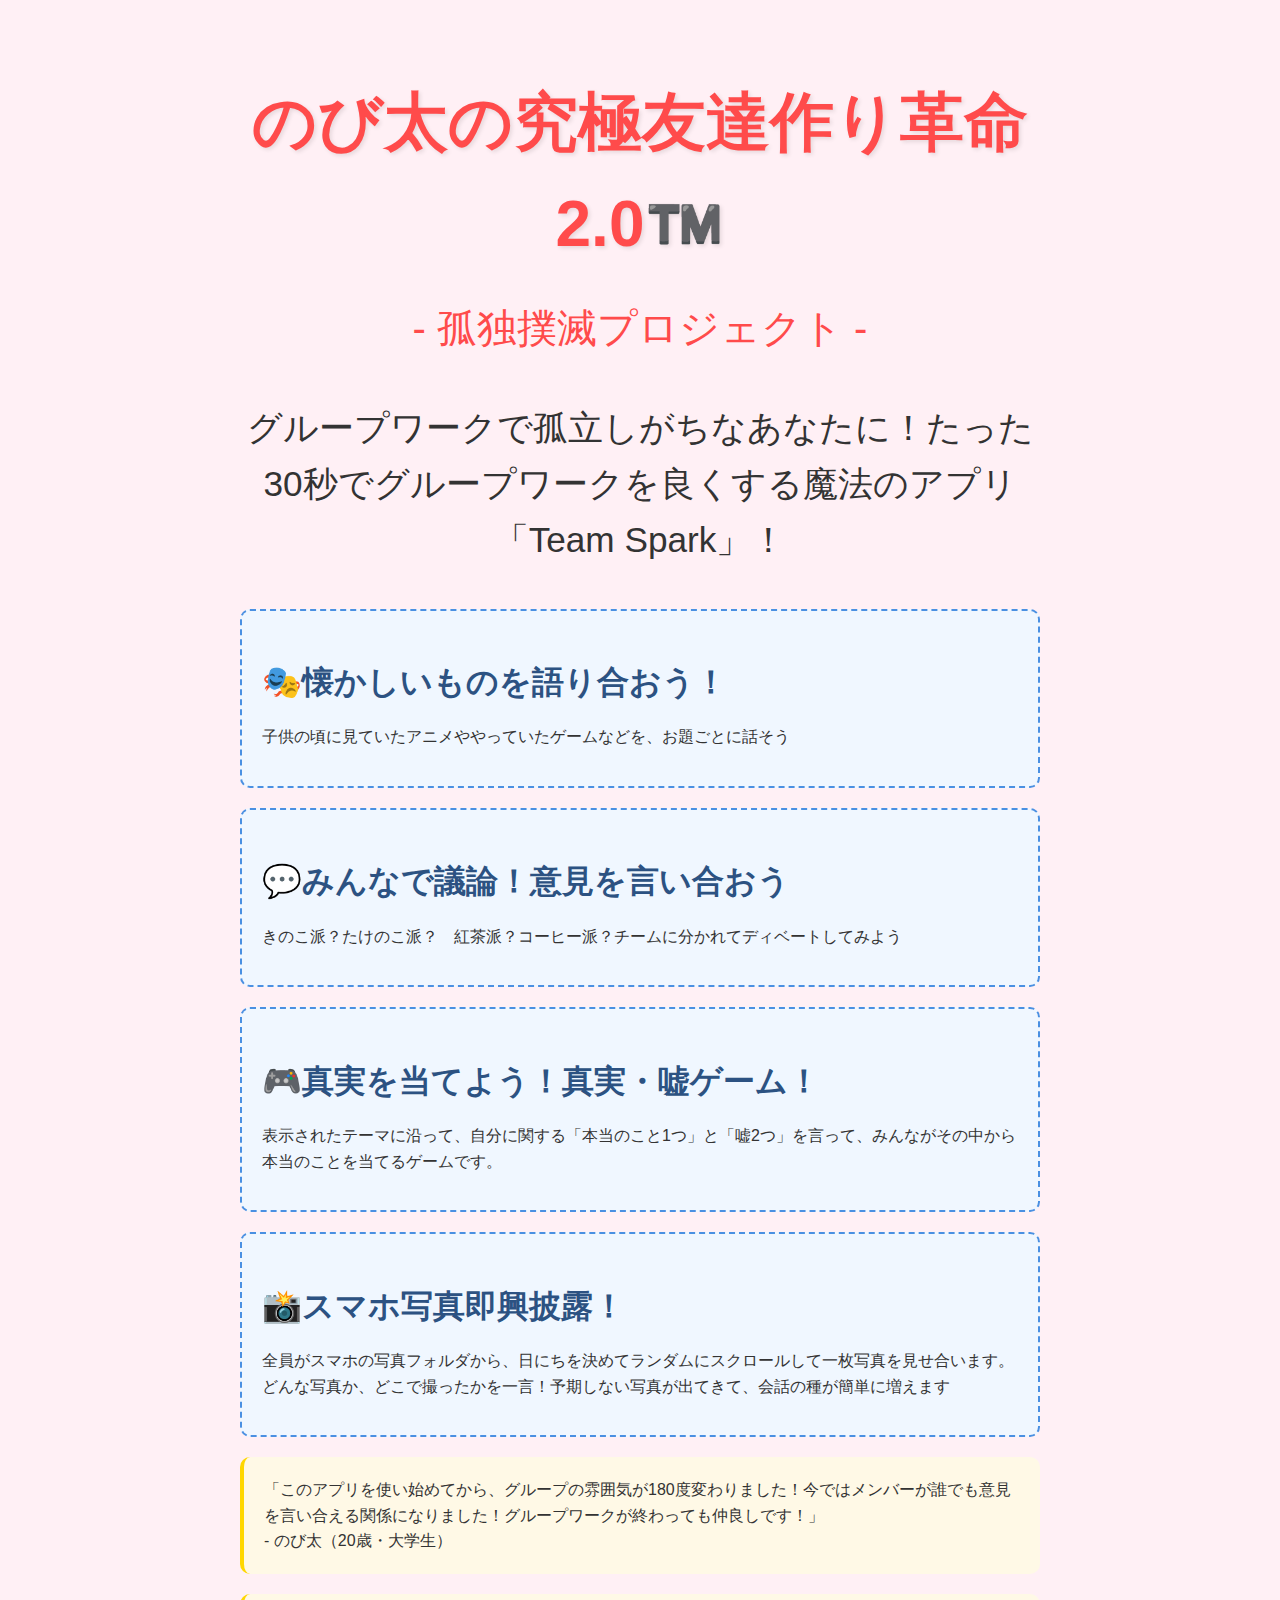
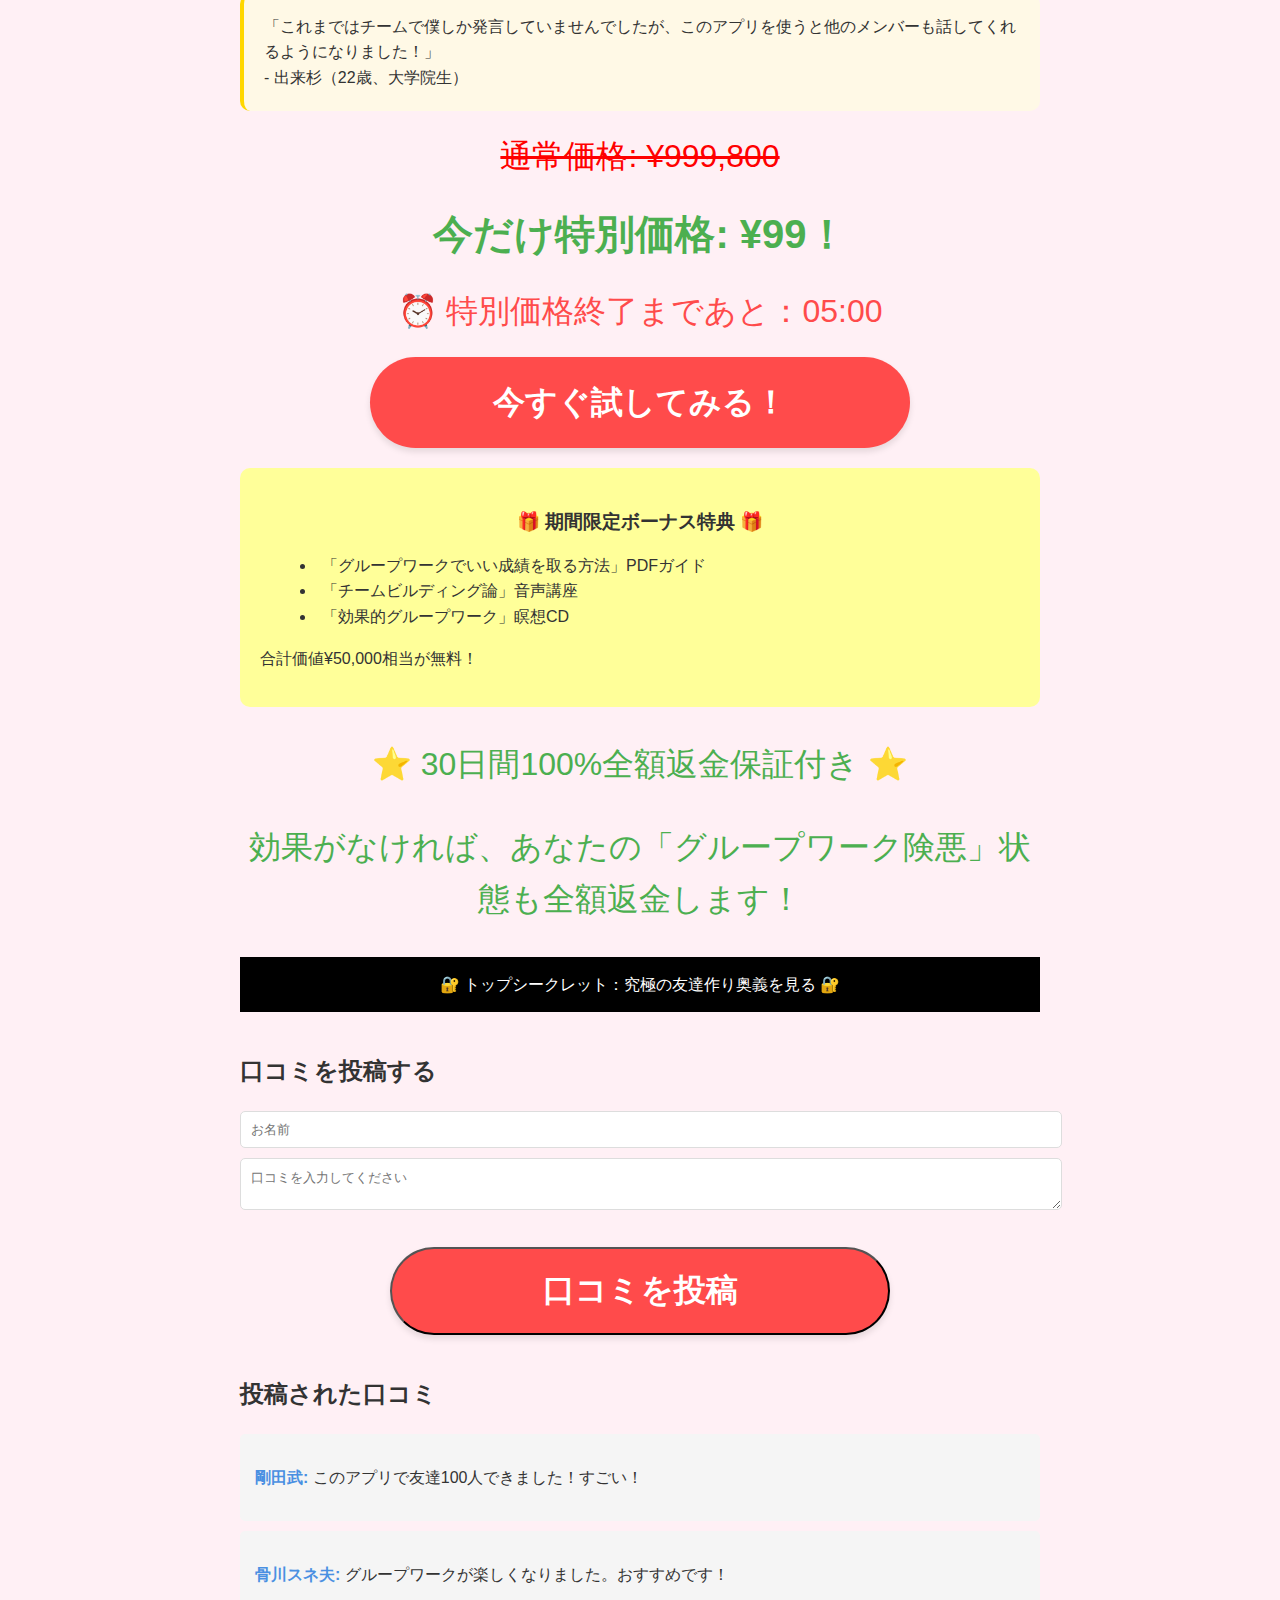
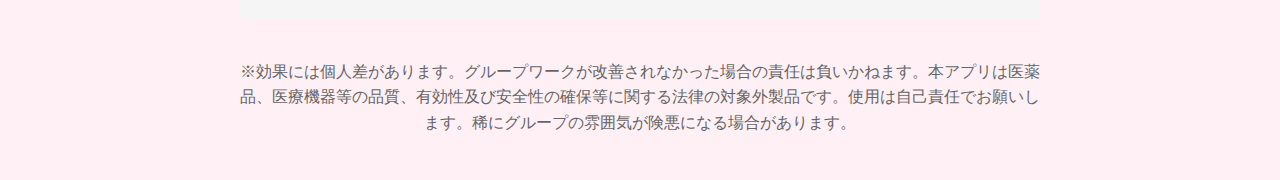
<file: index.html>
<!DOCTYPE html>
<html lang="ja">
<head>
    <meta charset="UTF-8">
    <meta name="viewport" content="width=device-width, initial-scale=1.0">
    <title>のび太の究極友達作り革命2.0™️ - 孤独撲滅プロジェクト</title>
    <link rel="stylesheet" href="doradora.css">
</head>
<body>
    <div class="container">
        <h1>のび太の究極友達作り革命2.0™️</h1>
        <div class="subtitle blink">- 孤独撲滅プロジェクト -</div>
        
        <p class="intro-text">
            グループワークで孤立しがちなあなたに！たった<span class="blink">30秒</span>でグループワークを良くする魔法のアプリ 「Team Spark」！
        </p>

        <div class="feature">
            <h2>🎭懐かしいものを語り合おう！</h2>
            <p>子供の頃に見ていたアニメややっていたゲームなどを、お題ごとに話そう</p>
        </div>

        <div class="feature">
            <h2>💬みんなで議論！意見を言い合おう</h2>
            <p>きのこ派？たけのこ派？　紅茶派？コーヒー派？チームに分かれてディベートしてみよう</p>
        </div>

        <div class="feature">
            <h2>🎮真実を当てよう！真実・嘘ゲーム！</h2>
            <p>表示されたテーマに沿って、自分に関する「本当のこと1つ」と「嘘2つ」を言って、みんながその中から本当のことを当てるゲームです。</p>
        </div>

        <div class="feature">
            <h2>📸スマホ写真即興披露！</h2>
            <p>全員がスマホの写真フォルダから、日にちを決めてランダムにスクロールして一枚写真を見せ合います。どんな写真か、どこで撮ったかを一言！予期しない写真が出てきて、会話の種が簡単に増えます</p>
        </div>

        <div class="testimonial">
            「このアプリを使い始めてから、グループの雰囲気が180度変わりました！今ではメンバーが誰でも意見を言い合える関係になりました！グループワークが終わっても仲良しです！」<br>
            - のび太（20歳・大学生）
        </div>

        <div class="testimonial">
            「これまではチームで僕しか発言していませんでしたが、このアプリを使うと他のメンバーも話してくれるようになりました！」<br>
            - 出来杉（22歳、大学院生）
        </div>

        <div class="price">通常価格: ¥999,800</div>
        <div class="special-price">今だけ特別価格: ¥99！</div>

    
        <div class="countdown">
            ⏰ 特別価格終了まであと：<span id="countdown">05:00</span>        
        </div>

        <a href="dorachan.html" class="cta-button">今すぐ試してみる！</a>

        <div class="bonus">
            <h3>🎁 期間限定ボーナス特典 🎁</h3>
            <ul>
                <li>「グループワークでいい成績を取る方法」PDFガイド</li>
                <li>「チームビルディング論」音声講座</li>
                <li>「効果的グループワーク」瞑想CD</li>
            </ul>
            <p>合計価値¥50,000相当が無料！</p>
        </div>

        <div class="guarantee">
            <p>⭐️ 30日間100%全額返金保証付き ⭐️</p>
            <p>効果がなければ、あなたの「グループワーク険悪」状態も全額返金します！</p>
        </div>

        <div class="secret-technique">
            🔐 トップシークレット：究極の友達作り奥義を見る 🔐
        </div>
        <div class="secret-technique-content">
            驚異の友達作り奥義：「笑顔で挨拶する」<br>
            この秘密の奥義を実践するだけで、友達が勝手に寄ってくるようになります！
        </div>

        <div class="review-section">
            <h2>口コミを投稿する</h2>
            <form class="review-form" id="reviewForm">
                <input type="text" name="name" placeholder="お名前" required>
                <textarea name="review" placeholder="口コミを入力してください" required></textarea>
                <button type="submit" class="cta-button">口コミを投稿</button>
            </form>
        </div>

        <div class="reviews-container">
            <h2>投稿された口コミ</h2>
            <div id="reviewsContainer">
                <div class="review">
                    <p><span class="review-name">剛田武:</span> このアプリで友達100人できました！すごい！</p>
                </div>
                <div class="review">
                    <p><span class="review-name">骨川スネ夫:</span> グループワークが楽しくなりました。おすすめです！</p>
                </div>
            </div>
        </div>

        <p class="disclaimer">
            ※効果には個人差があります。グループワークが改善されなかった場合の責任は負いかねます。本アプリは医薬品、医療機器等の品質、有効性及び安全性の確保等に関する法律の対象外製品です。使用は自己責任でお願いします。稀にグループの雰囲気が険悪になる場合があります。
        </p>
    </div>

    <script>
        // Countdown Timer
        function startTimer(duration, display) {
            var timer = duration, minutes, seconds;
            setInterval(function () {
                minutes = parseInt(timer / 60, 10);
                seconds = parseInt(timer % 60, 10);

                minutes = minutes < 10 ? "0" + minutes : minutes;
                seconds = seconds < 10 ? "0" + seconds : seconds;

                display.textContent = minutes + ":" + seconds;

                if (--timer < 0) {
                    timer = duration;
                }
            }, 1000);
        }

        window.onload = function () {
            var fiveMinutes = 60 * 5,
                display = document.querySelector('#countdown');
            startTimer(fiveMinutes, display);
        };

        // Review Submission
        document.getElementById('reviewForm').addEventListener('submit', function(e) {
            e.preventDefault();
            var name = this.elements['name'].value;
            var review = this.elements['review'].value;
            
            var newReview = document.createElement('div');
            newReview.className = 'review';
            newReview.innerHTML = '<p><span class="review-name">' + name + ':</span> ' + review + '</p>';
            
            var reviewsContainer = document.getElementById('reviewsContainer');
            reviewsContainer.insertBefore(newReview, reviewsContainer.firstChild);
            
            this.reset();

            // Remove the review after 20 seconds
            setTimeout(function() {
                newReview.remove();
            }, 10000);
        });
    </script>
</body>
</html>
</file>
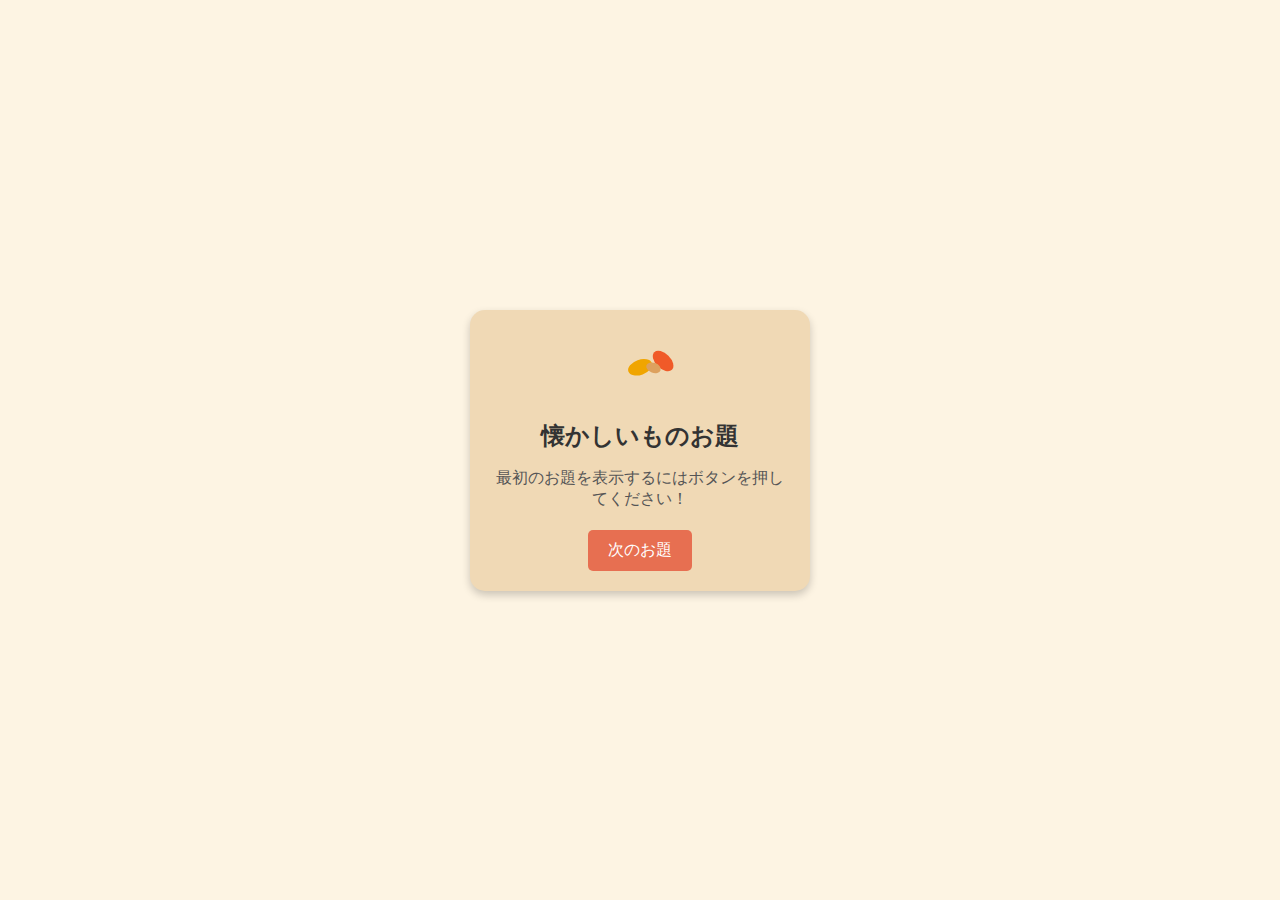
<file: 2-1.html>
<!DOCTYPE html>
<html lang="ja">
<head>
  <meta charset="UTF-8">
  <meta name="viewport" content="width=device-width, initial-scale=1.0">
  <title>懐かしいものお題ゲーム</title>
  <link rel="stylesheet" href="2-2.css">
</head>
<body>
  <div class="card">
    <div class="icon">
      <span class="leaf leaf-red"></span>
      <span class="leaf leaf-orange"></span>
      <span class="leaf leaf-small"></span>
    </div>
    <div class="content">
      <h1>懐かしいものお題</h1>
      <p id="topic">最初のお題を表示するにはボタンを押してください！</p>
      <button id="next-button">次のお題</button>
    </div>
  </div>
  <script src="2-3.js"></script>
</body>
</html>
</file>
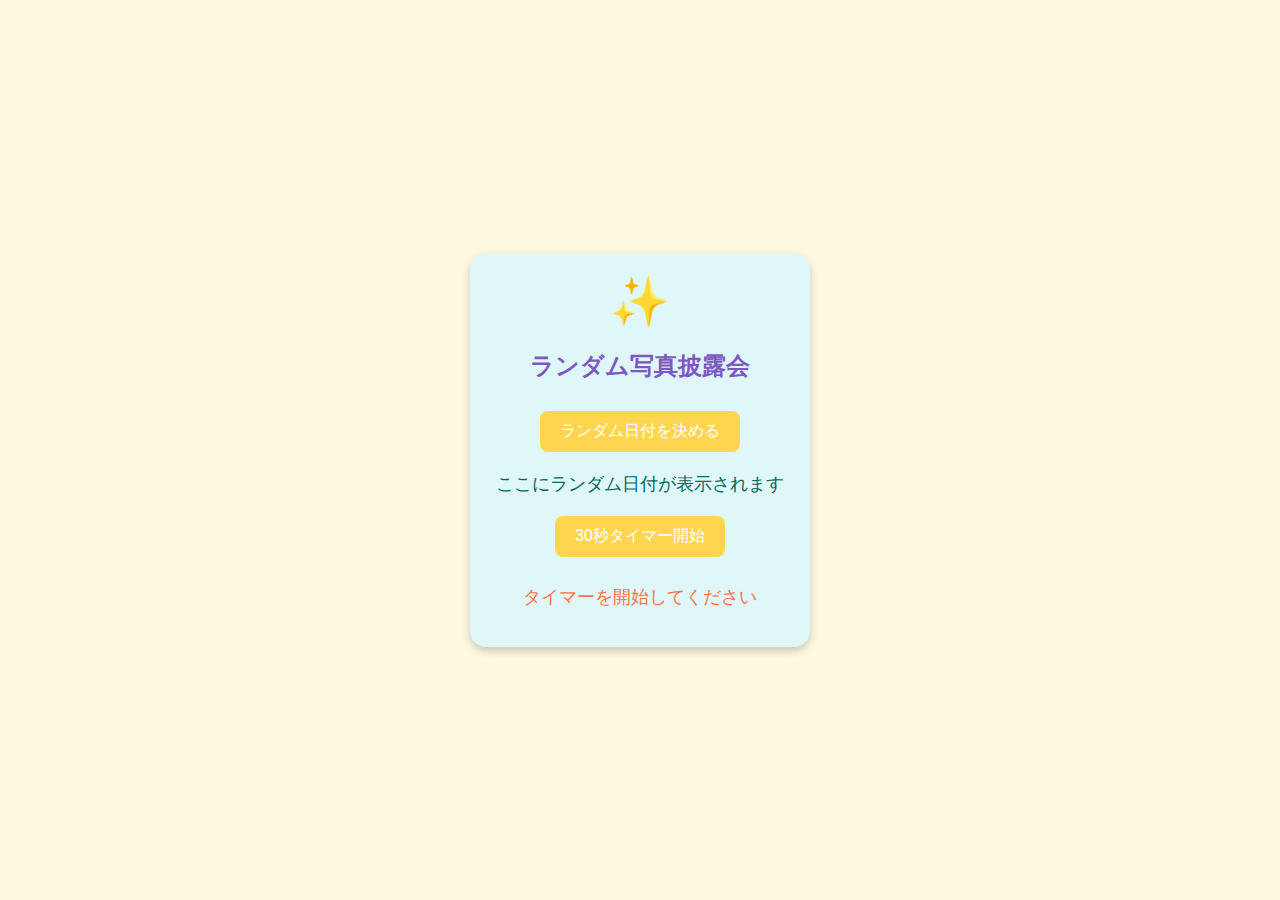
<file: 4-1.html>
<!DOCTYPE html>
<html lang="ja">
<head>
  <meta charset="UTF-8">
  <meta name="viewport" content="width=device-width, initial-scale=1.0">
  <title>スマホ写真ランダム披露会</title>
  <link rel="stylesheet" href="4-2.css">
</head>
<body>
  <div class="card">
    <div class="icon">
      ✨
    </div>
    <h2>ランダム写真披露会</h2>
    <button class="action-btn" id="generateDate">ランダム日付を決める</button>
    <p id="randomDate" class="highlight">ここにランダム日付が表示されます</p>
    <button class="action-btn" id="startTimer">30秒タイマー開始</button>
    <p id="timer">タイマーを開始してください</p>
  </div>
  <script src="4-3.js"></script>
</body>
</html>
</file>
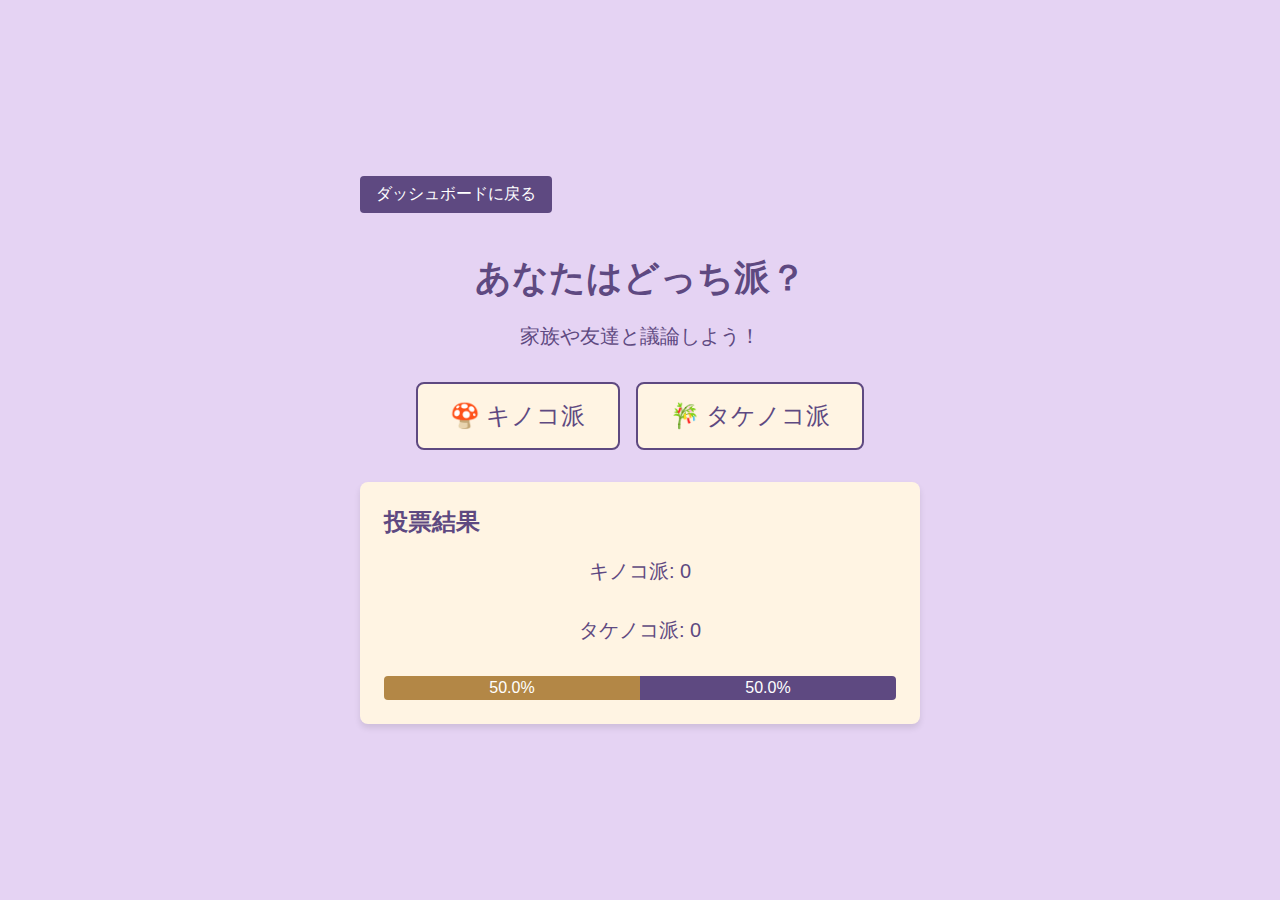
<file: KinokoTakenokoVote.html>
<!DOCTYPE html>
<html lang="ja">
<head>
    <meta charset="UTF-8">
    <meta name="viewport" content="width=device-width, initial-scale=1.0">
    <title>キノコ派 vs タケノコ派</title>
    <style>
        body {
            margin: 0;
            padding: 0;
            background-color: #E5D3F3;
            font-family: Arial, sans-serif;
            color: #5E4981;
            display: flex;
            flex-direction: column;
            align-items: center;
            justify-content: center;
            min-height: 100vh;
        }
        .container {
            max-width: 600px;
            width: 100%;
            padding: 20px;
            box-sizing: border-box;
        }
        h1 {
            font-size: 2.25rem;
            font-weight: bold;
            margin-bottom: 1rem;
            text-align: center;
        }
        p {
            font-size: 1.25rem;
            margin-bottom: 2rem;
            text-align: center;
        }
        .button-container {
            display: flex;
            justify-content: center;
            gap: 1rem;
            margin-bottom: 2rem;
        }
        .vote-button {
            font-size: 1.5rem;
            padding: 1rem 2rem;
            background-color: #FFF4E3;
            color: #5E4981;
            border: 2px solid #5E4981;
            border-radius: 0.5rem;
            cursor: pointer;
            transition: background-color 0.3s, color 0.3s;
        }
        .vote-button:hover {
            background-color: #D6E8FA;
            color: black;
        }
        .card {
            background-color: #FFF4E3;
            border-radius: 0.5rem;
            padding: 1.5rem;
            box-shadow: 0 4px 6px rgba(0, 0, 0, 0.1);
        }
        .card-title {
            font-size: 1.5rem;
            font-weight: bold;
            margin-bottom: 1rem;
        }
        .result-bar {
            width: 100%;
            height: 1.5rem;
            background-color: #FFF4E3;
            border-radius: 0.25rem;
            overflow: hidden;
            margin-top: 1rem;
        }
        .bar {
            height: 100%;
            color: white;
            text-align: center;
            line-height: 1.5rem;
        }
        .kinoko-bar {
            background-color: #B38746;
            float: left;
        }
        .takenoko-bar {
            background-color: #5E4981;
            float: right;
        }
        .back-button {
            display: inline-block;
            padding: 0.5rem 1rem;
            background-color: #5E4981;
            color: white;
            text-decoration: none;
            border-radius: 0.25rem;
            margin-bottom: 1rem;
            transition: background-color 0.3s;
        }
        .back-button:hover {
            background-color: #B38746;
        }
    </style>
</head>
<body>
    <div class="container">
        <a href="/" class="back-button">ダッシュボードに戻る</a>
        <h1>あなたはどっち派？</h1>
        <p>家族や友達と議論しよう！</p>
        <div class="button-container">
            <button class="vote-button" onclick="vote('kinoko')">🍄 キノコ派</button>
            <button class="vote-button" onclick="vote('takenoko')">🎋 タケノコ派</button>
        </div>
        <div class="card">
            <div class="card-title">投票結果</div>
            <p>キノコ派: <span id="kinoko-count">0</span></p>
            <p>タケノコ派: <span id="takenoko-count">0</span></p>
            <div class="result-bar">
                <div id="kinoko-bar" class="bar kinoko-bar" style="width: 50%;">50.0%</div>
                <div id="takenoko-bar" class="bar takenoko-bar" style="width: 50%;">50.0%</div>
            </div>
        </div>
    </div>

    <script>
        let votes = { kinoko: 0, takenoko: 0 };

        function loadVotes() {
            const storedKinokoVotes = parseInt(localStorage.getItem('kinokoVotes') || '0');
            const storedTakenokoVotes = parseInt(localStorage.getItem('takenokoVotes') || '0');
            votes = { kinoko: storedKinokoVotes, takenoko: storedTakenokoVotes };
            updateDisplay();
        }

        function vote(type) {
            votes[type]++;
            localStorage.setItem('kinokoVotes', votes.kinoko.toString());
            localStorage.setItem('takenokoVotes', votes.takenoko.toString());
            updateDisplay();
        }

        function updateDisplay() {
            document.getElementById('kinoko-count').textContent = votes.kinoko;
            document.getElementById('takenoko-count').textContent = votes.takenoko;

            const total = votes.kinoko + votes.takenoko;
            const kinokoPercentage = total ? (votes.kinoko / total * 100).toFixed(1) : '50.0';
            const takenokoPercentage = total ? (votes.takenoko / total * 100).toFixed(1) : '50.0';

            const kinokoBar = document.getElementById('kinoko-bar');
            const takenokoBar = document.getElementById('takenoko-bar');

            kinokoBar.style.width = `${kinokoPercentage}%`;
            kinokoBar.textContent = `${kinokoPercentage}%`;

            takenokoBar.style.width = `${takenokoPercentage}%`;
            takenokoBar.textContent = `${takenokoPercentage}%`;
        }

        window.onload = loadVotes;
    </script>
</body>
</html>
</file>
<file: doradora.css>
<style>
        * {
            margin: 0;
            padding: 0;
            box-sizing: border-box;
        }

        body {
            font-family: -apple-system, BlinkMacSystemFont, "Segoe UI", Roboto, "Helvetica Neue", Arial, sans-serif;
            line-height: 1.6;
            color: #333;
            background-color: #FFF0F5;
        }

        .container {
            max-width: 800px;
            margin: 0 auto;
            padding: 20px;
        }

        h1 {
            font-size: 4.0em;
            text-align: center;
            color: #ff4b4b;
            margin-bottom: 20px;
            text-shadow: 2px 2px 4px rgba(0, 0, 0, 0.1);
        }

        .subtitle {
            font-size: 2.5em;
            text-align: center;
            color: #ff4b4b;
            margin-bottom: 40px;
        }

        @keyframes blink {
            0% { opacity: 1; }
            50% { opacity: 0.5; }
            100% { opacity: 1; }
        }

        .blink {
            animation: blink 2s infinite;
        }

        .intro-text {
            text-align: center;
            font-size: 2.2em;
            margin-bottom: 40px;
        }

        .feature {
            border: 2px dashed #4a90e2;
            border-radius: 10px;
            padding: 20px;
            margin-bottom: 20px;
            background-color: #f0f7ff;
        }

        .feature h2 {
            color: #2c5282;
            margin-bottom: 10px;
            font-size: 2.0em;
        }

        .testimonial {
            background-color: #fff9e6;
            padding: 20px;
            margin: 20px 0;
            border-radius: 10px;
            border-left: 4px solid #ffd700;
        }

        .price {
            text-align: center;
            font-size: 2em;
            color: #ff0000;
            text-decoration: line-through;
            margin: 20px 0;
        }

        .special-price {
            text-align: center;
            font-size: 2.5em;
            color: #4caf50;
            font-weight: bold;
            margin: 20px 0;
        }

        .countdown {
            text-align: center;
            font-size: 2.0em;
            margin: 20px 0;
            color: #ff4b4b;
        }

        .cta-button {
            display: block;
            width: 100%;
            max-width: 500px;
            margin: 20px auto;
            padding: 20px;
            background-color: #ff4b4b;
            color: white;
            text-align: center;
            text-decoration: none;
            border-radius: 50px;
            font-size: 2.0em;
            font-weight: bold;
            box-shadow: 0 4px 6px rgba(0, 0, 0, 0.1);
            transition: transform 0.2s;
        }

        .cta-button:hover {
            transform: translateY(-2px);
            background-color: #ff3333;
        }

        .bonus {
            background-color: #ffff99;
            padding: 20px;
            margin: 20px 0;
            border-radius: 10px;
        }

        .bonus h3 {
            text-align: center;
            margin-bottom: 15px;
        }

        .bonus ul {
            list-style-position: inside;
            margin-bottom: 15px;
        }

        .guarantee {
            text-align: center;
            margin: 30px 0;
            font-size: 2.0em;
            color: #4caf50;
        }

        .secret-technique {
            background-color: #000;
            color: #fff;
            padding: 15px;
            text-align: center;
            cursor: pointer;
            margin: 20px 0;
        }

        .secret-technique-content {
            background-color: #f5f5f5;
            padding: 20px;
            margin-top: 10px;
            border-radius: 10px;
            display: none;
        }

        .secret-technique:hover + .secret-technique-content {
            display: block;
        }

        .review-section {
            margin: 40px 0;
        }

        .review-form input,
        .review-form textarea {
            width: 100%;
            padding: 10px;
            margin-bottom: 10px;
            border: 1px solid #ddd;
            border-radius: 5px;
        }

        .review {
            background-color: #f5f5f5;
            padding: 15px;
            margin: 10px 0;
            border-radius: 5px;
        }

        .review-name {
            font-weight: bold;
            color: #4a90e2;
        }

        .disclaimer {
            font-size: 1.0em;
            color: #666;
            margin-top: 40px;
            text-align: center;
        }

        @media (max-width: 768px) {
            .container {
                padding: 10px;
            }

            h1 {
                font-size: 2em;
            }

            .special-price {
                font-size: 2em;
            }
        }
  </style>
</file>
<file: 2-2.css>
/* 全体の背景 */
body {
    font-family: Arial, sans-serif;
    background-color: #fdf4e3;
    margin: 0;
    display: flex;
    justify-content: center;
    align-items: center;
    height: 100vh;
  }
  
  /* カードのスタイル */
  .card {
    background-color: #f0d9b5;
    width: 300px;
    padding: 20px;
    border-radius: 15px;
    box-shadow: 0 4px 8px rgba(0, 0, 0, 0.2);
    text-align: center;
  }
  
  /* アイコンのスタイル */
  .icon {
    margin: 20px auto;
    position: relative;
    height: 50px;
    width: 50px;
  }
  
  .leaf {
    position: absolute;
    background-color: #f05a28;
    border-radius: 50%;
    width: 25px;
    height: 15px;
    transform-origin: center;
  }
  
  .leaf-red {
    background-color: #f05a28;
    transform: rotate(45deg) translate(10px, -5px);
  }
  
  .leaf-orange {
    background-color: #f0a500;
    transform: rotate(-20deg) translate(-15px, 5px);
  }
  
  .leaf-small {
    background-color: #dda15e;
    width: 15px;
    height: 10px;
    transform: rotate(20deg) translate(10px, 10px);
  }
  
  /* テキスト部分 */
  .content h1 {
    font-size: 1.5em;
    color: #333;
    margin-bottom: 10px;
  }
  
  .content p {
    font-size: 1em;
    color: #555;
    margin-bottom: 20px;
  }
  
  /* ボタン */
  button {
    background-color: #e76f51;
    color: white;
    border: none;
    padding: 10px 20px;
    font-size: 1em;
    border-radius: 5px;
    cursor: pointer;
    transition: background-color 0.3s ease;
  }
  
  button:hover {
    background-color: #d95d39;
  }
</file>
<file: 4-2.css>
body {
  font-family: 'Arial', sans-serif;
  margin: 0;
  padding: 0;
  display: flex;
  justify-content: center;
  align-items: center;
  height: 100vh;
  background-color: #fff8e1; /* 背景をクリーム色に設定 */
}

.card {
  background-color: #e0f7fa; /* カードの背景色を水色に設定 */
  border-radius: 16px;
  padding: 20px;
  text-align: center;
  box-shadow: 0 4px 8px rgba(0, 0, 0, 0.2);
  width: 300px;
}

.icon {
  font-size: 48px;
  color: #ffc107; /* アイコンの色をゴールドに設定 */
}

h2 {
  font-size: 24px;
  color: #7e57c2; /* テキストカラーを薄い紫に設定 */
}

.highlight {
  font-size: 18px;
  color: #00695c; /* ランダム日付の表示を深緑色で */
  margin: 10px 0;
}

.action-btn {
  background-color: #ffd54f; /* ボタンの背景色を明るい黄色に設定 */
  border: none;
  border-radius: 8px;
  padding: 10px 20px;
  font-size: 16px;
  color: #ffffff;
  cursor: pointer;
  margin: 10px 0;
  transition: background-color 0.3s;
}

.action-btn:hover {
  background-color: #ffb300; /* ホバー時に濃い黄色に変更 */
}

#timer {
  font-size: 18px;
  color: #ff7043; /* タイマー文字色をオレンジに設定 */
}
</file>
